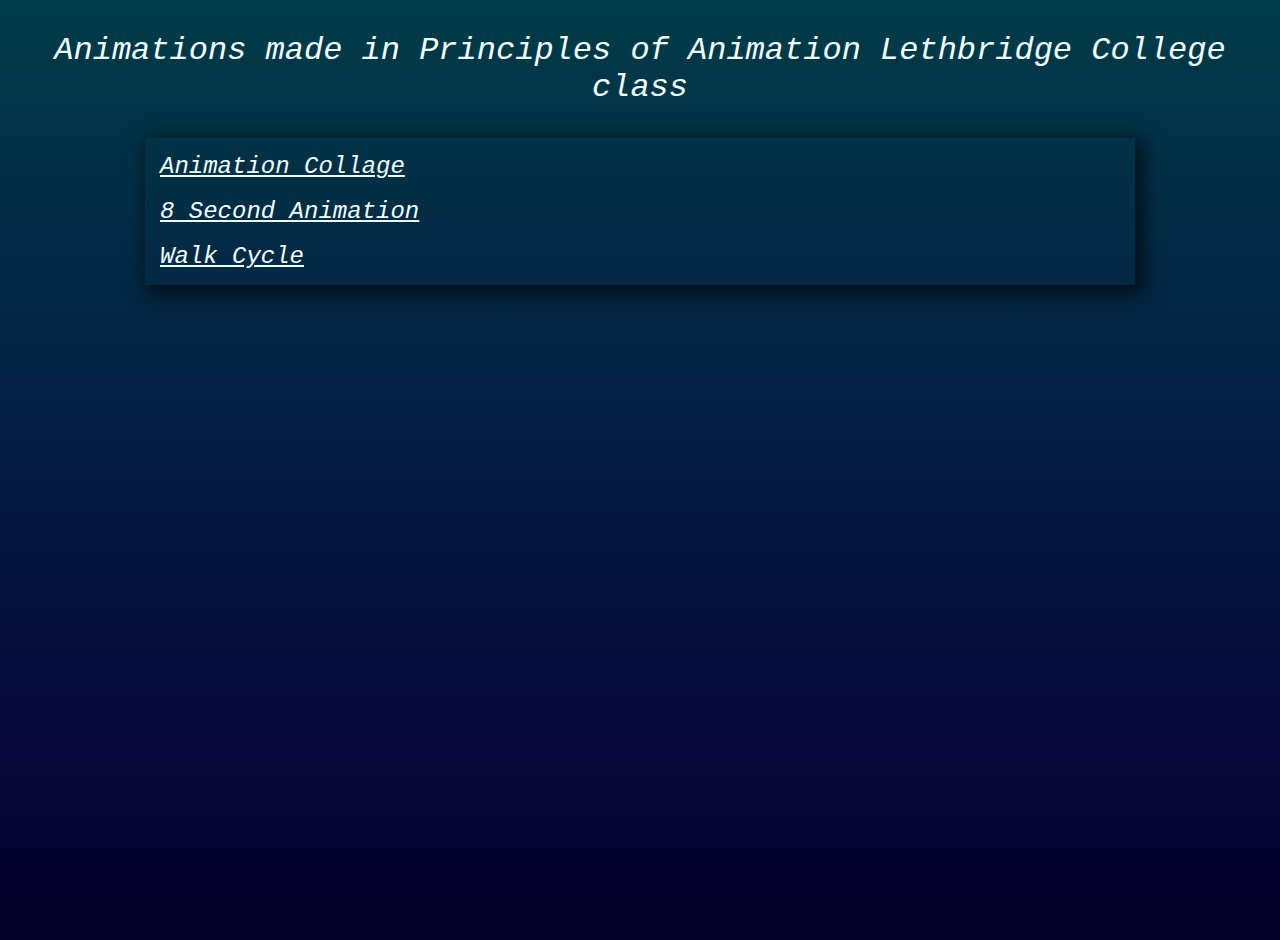
<file: index.html>
<!DOCTYPE html>
<html lang="en-US" class="hide-scroll">

  <head>
    <title>Animations by Riley Pierson</title>
    <link rel="stylesheet" href="Style.css">
  </head>

<body>
  <p>
    Animations made in Principles of Animation Lethbridge College class
  </p>
  
  <div id="Home">
    <a href="Projects/Collage/index.html">Animation Collage</a><br><br>
    <a href="Projects/Happiness/index.html">8 Second Animation</a><br><br>
    <a href="Projects/Walk Cycle/index.html">Walk Cycle</a><br>
  </div>
</body>
</file>
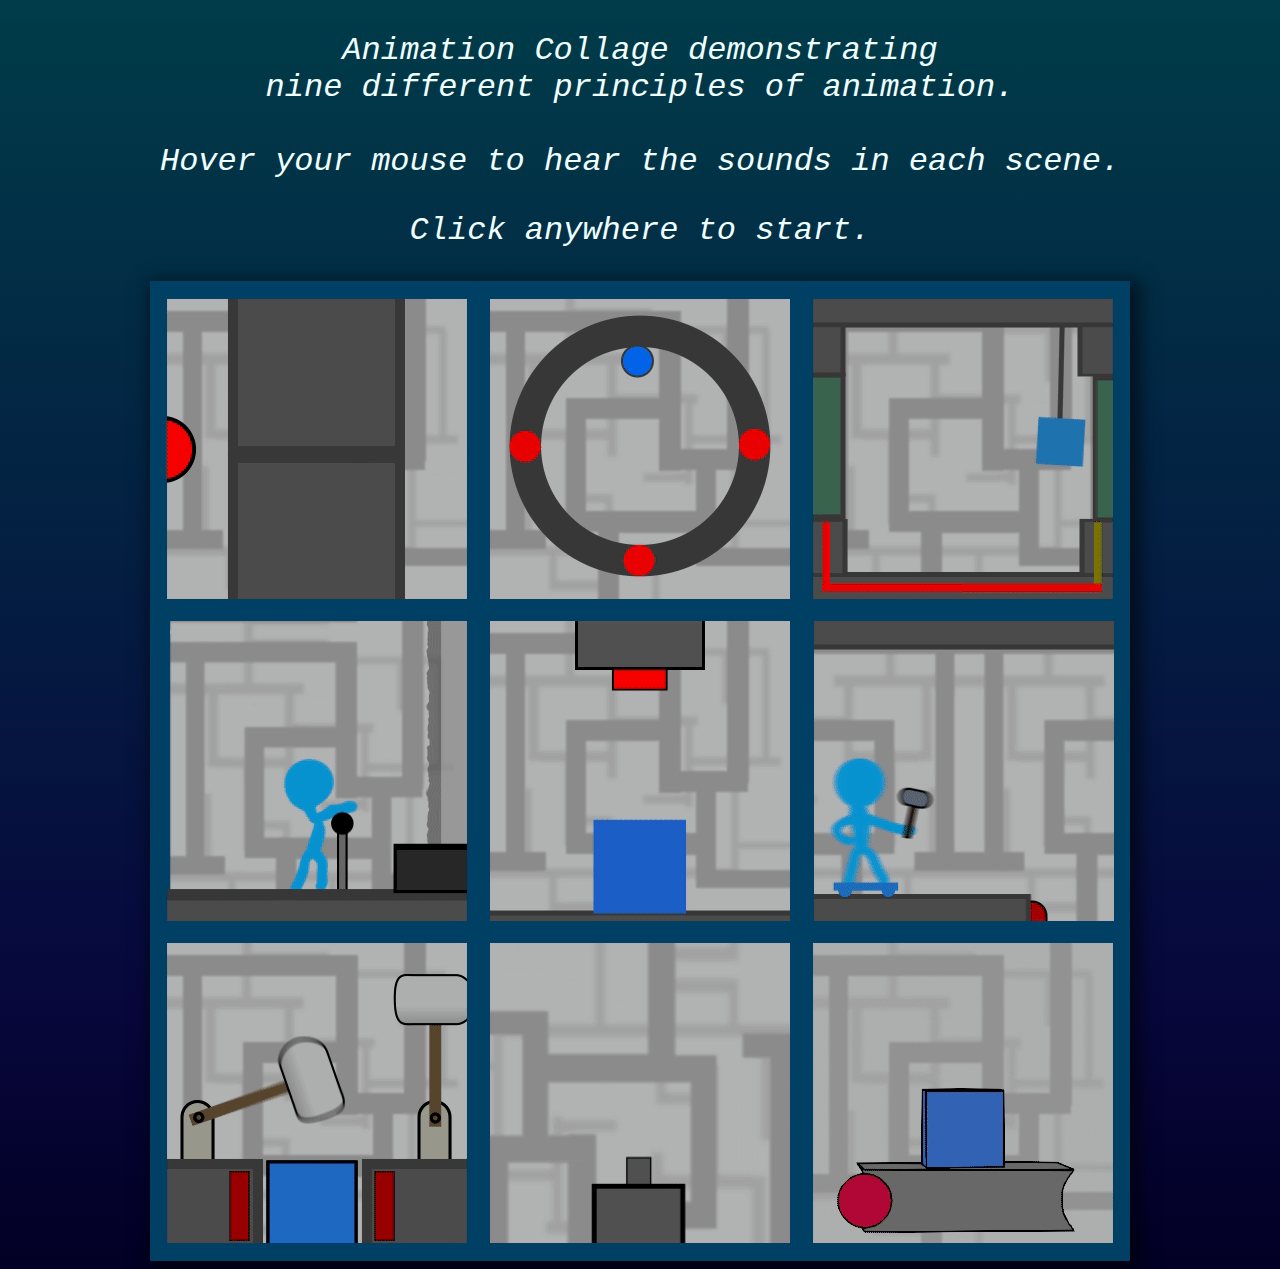
<file: Projects/Collage/index.html>
<!DOCTYPE html>
<html lang="en-US" class="hide-scroll">

  <head>
    <title>Collage Animation by Riley Pierson</title>
  </head>

<body onclick = "Go()">

  <audio preload autoplay="auto" loop muted id="T1"><source src="html/sound/T1.ogg" type="audio/ogg"></audio>
  <audio preload autoplay="auto" loop muted id="T2"><source src="html/sound/T2.ogg" type="audio/ogg"></audio>
  <audio preload autoplay="auto" loop muted id="T3"><source src="html/sound/T3.ogg" type="audio/ogg"></audio>
  <audio preload autoplay="auto" loop muted id="T4"><source src="html/sound/T4.ogg" type="audio/ogg"></audio>
  <audio preload autoplay="auto" loop muted id="T5"><source src="html/sound/T5.ogg" type="audio/ogg"></audio>
  <audio preload autoplay="auto" loop muted id="T6"><source src="html/sound/T6.ogg" type="audio/ogg"></audio>
  <audio preload autoplay="auto" loop muted id="T7"><source src="html/sound/T7.ogg" type="audio/ogg"></audio>
  <audio preload autoplay="auto" loop muted id="T8"><source src="html/sound/T8.ogg" type="audio/ogg"></audio>
  <audio preload autoplay="auto" loop muted id="T9"><source src="html/sound/T9.ogg" type="audio/ogg"></audio>

  <p>
    Animation Collage demonstrating<br>nine different principles of animation. <br><br>
    Hover your mouse to hear the sounds in each scene.
  </p>

  <p id="instruction">
  Click anywhere to start.
  </p>

  <div id="aanimatedimage">
    <img src='html/f/01.png' usemap="#map" onclick="Go()"/>
    <img src='html/f/02.png' usemap="#map" onclick="Go()"/>
    <img src='html/f/03.png' usemap="#map" onclick="Go()"/>
    <img src='html/f/04.png' usemap="#map" onclick="Go()"/>
    <img src='html/f/05.png' usemap="#map" onclick="Go()"/>
    <img src='html/f/06.png' usemap="#map" onclick="Go()"/>
    <img src='html/f/07.png' usemap="#map" onclick="Go()"/>
    <img src='html/f/08.png' usemap="#map" onclick="Go()"/>
    <img src='html/f/09.png' usemap="#map" onclick="Go()"/>
    <img src='html/f/10.png' usemap="#map" onclick="Go()"/>
    <img src='html/f/11.png' usemap="#map" onclick="Go()"/>
    <img src='html/f/12.png' usemap="#map" onclick="Go()"/>
    <img src='html/f/13.png' usemap="#map" onclick="Go()"/>
    <img src='html/f/14.png' usemap="#map" onclick="Go()"/>
    <img src='html/f/15.png' usemap="#map" onclick="Go()"/>
    <img src='html/f/16.png' usemap="#map" onclick="Go()"/>
    <img src='html/f/17.png' usemap="#map" onclick="Go()"/>
    <img src='html/f/18.png' usemap="#map" onclick="Go()"/>
    <img src='html/f/19.png' usemap="#map" onclick="Go()"/>
    <img src='html/f/20.png' usemap="#map" onclick="Go()"/>
    <img src='html/f/21.png' usemap="#map" onclick="Go()"/>
    <img src='html/f/22.png' usemap="#map" onclick="Go()"/>
    <img src='html/f/23.png' usemap="#map" onclick="Go()"/>
    <img src='html/f/24.png' usemap="#map" onclick="Go()"/>
    <img src='html/f/25.png' usemap="#map" onclick="Go()"/>
    <img src='html/f/26.png' usemap="#map" onclick="Go()"/>
    <img src='html/f/27.png' usemap="#map" onclick="Go()"/>
    <img src='html/f/28.png' usemap="#map" onclick="Go()"/>
    <img src='html/f/29.png' usemap="#map" onclick="Go()"/>
    <img src='html/f/30.png' usemap="#map" onclick="Go()"/>
  </div>


  <div style="align-content: center; width: 100%; height: auto;">
    <xgif
      src="html/Collage.gif"
      usemap="#map"
      style="display: block; margin-left: auto; margin-right: auto;">
    </xgif>

    <map name="map" onmouseleave="muteAudio()">
      <area onmouseover="play1()" title="Squash and Stretch" coords="15,16,319,320" shape="rect">
      <area onmouseover="play2()" title="Easing" coords="340,16,641,318" shape="rect">
      <area onmouseover="play3()" title="Follow Through / Overlapping Action" coords="664,17,963,319" shape="rect">
      <area onmouseover="play4()" title="Exaggeration" coords="15,340,317,641" shape="rect">
      <area onmouseover="play5()" title="Anticipation" coords="341,338,642,641" shape="rect">
      <area onmouseover="play6()" title="Secondary Action" coords="665,338,966,641" shape="rect">
      <area onmouseover="play7()" title="Arcs" coords="17,660,317,964" shape="rect">
      <area onmouseover="play8()" title="Staging" coords="340,660,642,964" shape="rect">
      <area onmouseover="play9()" title="Solid Drawing" coords="663,660,965,961" shape="rect">
    </map>
  </div>

  <style>
    p
    {
      color: azure;
      font-size: 200%;
      font-style: italic;
      font-family: 'Courier New', Courier, monospace;
      text-align: center;
    }

    body
    {
      background: rgb(2,0,36);
      background: linear-gradient(0deg, rgba(2,0,36,1) 0%, rgba(7,7,60,1) 21%, rgba(0,60,73,1) 100%);
    }

    img
    {
      position: absolute;
      display: inline-block;
    }

    #aanimatedimage
    {
      display: block;
      margin: auto;
      width: 980px;
      height: 980px;

      -webkit-box-shadow: 5px 5px 17px 5px rgba(0,0,0,0.56); 
      box-shadow: 5px 5px 17px 5px rgba(0,0,0,0.56);
    }

  </style>

  <script>
    const imageList = document.getElementById("aanimatedimage").children;

    var imageCurrent = 0;
    var go = false;
    var imagesMax = imageList.length;

    resetAudio();
    setInterval(playing, 1/15*1000)
    //Math is fun :)

    function playing()
    {
      if(go)
      {
        imageCurrent += 1;
        
        if(imageCurrent == imagesMax - 1)
        {
          imageList[imageCurrent].style.visibility = "hidden";
          imageList[0].style.visibility = "visible";
          imageCurrent = -1;
          resetAudio();
        } else {
          imageList[imageCurrent].style.visibility = "hidden";
          imageList[imageCurrent+1].style.visibility = "visible";
        }
      }
    }

    function Go()
    {
      console.log("GotFocus");
      document.getElementById("instruction").remove();
      for (let x = 0; x < imagesMax; x++) {imageList[x].style.visibility = "hidden"; console.log(x);}
      go = true;
      document.body.onclick = "";
    }

    function resetAudio()
    {
      document.getElementById("T1").currentTime = 0;
      document.getElementById("T2").currentTime = 0;
      document.getElementById("T3").currentTime = 0;
      document.getElementById("T4").currentTime = 0;
      document.getElementById("T5").currentTime = 0;
      document.getElementById("T6").currentTime = 0;
      document.getElementById("T7").currentTime = 0;
      document.getElementById("T8").currentTime = 0;
      document.getElementById("T9").currentTime = 0;
    }

    function muteAudio()
    {
      document.getElementById("T1").muted = true;
      document.getElementById("T2").muted = true;
      document.getElementById("T3").muted = true;
      document.getElementById("T4").muted = true;
      document.getElementById("T5").muted = true;
      document.getElementById("T6").muted = true;
      document.getElementById("T7").muted = true;
      document.getElementById("T8").muted = true;
      document.getElementById("T9").muted = true;
    }

    function play1() {muteAudio(); document.getElementById("T1").muted = false;}
    function play2() {muteAudio(); document.getElementById("T2").muted = false;}
    function play3() {muteAudio(); document.getElementById("T3").muted = false;}
    function play4() {muteAudio(); document.getElementById("T4").muted = false;}
    function play5() {muteAudio(); document.getElementById("T5").muted = false;}
    function play6() {muteAudio(); document.getElementById("T6").muted = false;}
    function play7() {muteAudio(); document.getElementById("T7").muted = false;}
    function play8() {muteAudio(); document.getElementById("T8").muted = false;}
    function play9() {muteAudio(); document.getElementById("T9").muted = false;}

  </script>
</body>
</file>
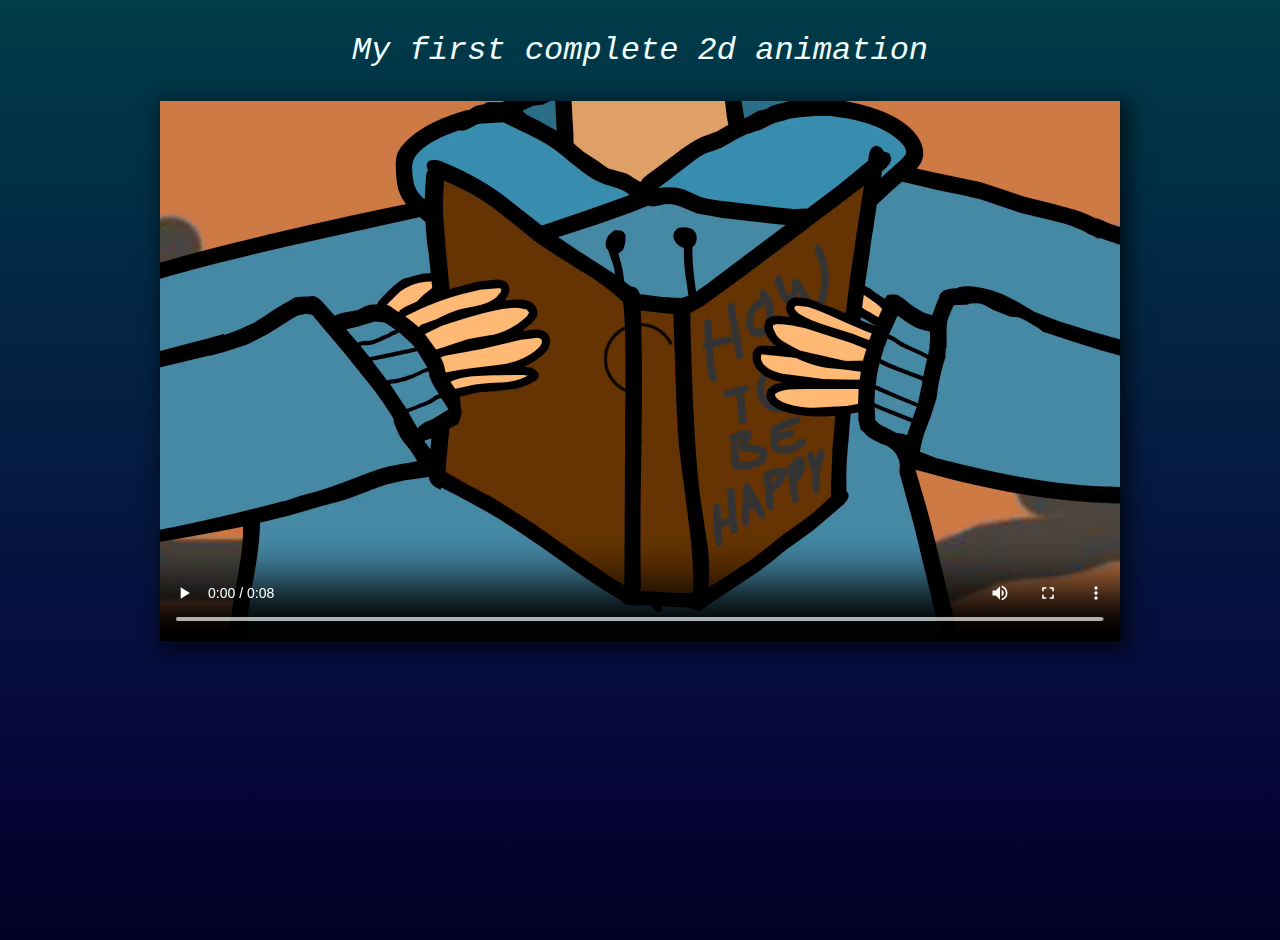
<file: Projects/Happiness/index.html>
<!DOCTYPE html>
<html lang="en-US" class="hide-scroll">

  <head>
    <title>8 Second Animation by Riley Pierson</title>
    <link rel="stylesheet" href="../../Style.css">
  </head>

<body>
  <p>
    My first complete 2d animation
  </p>
  
  <div id="video">
    <video controls width=960px height=540px><source src="html/8s.mp4" type="video/mp4"></video>
  </div>
</body>
</file>
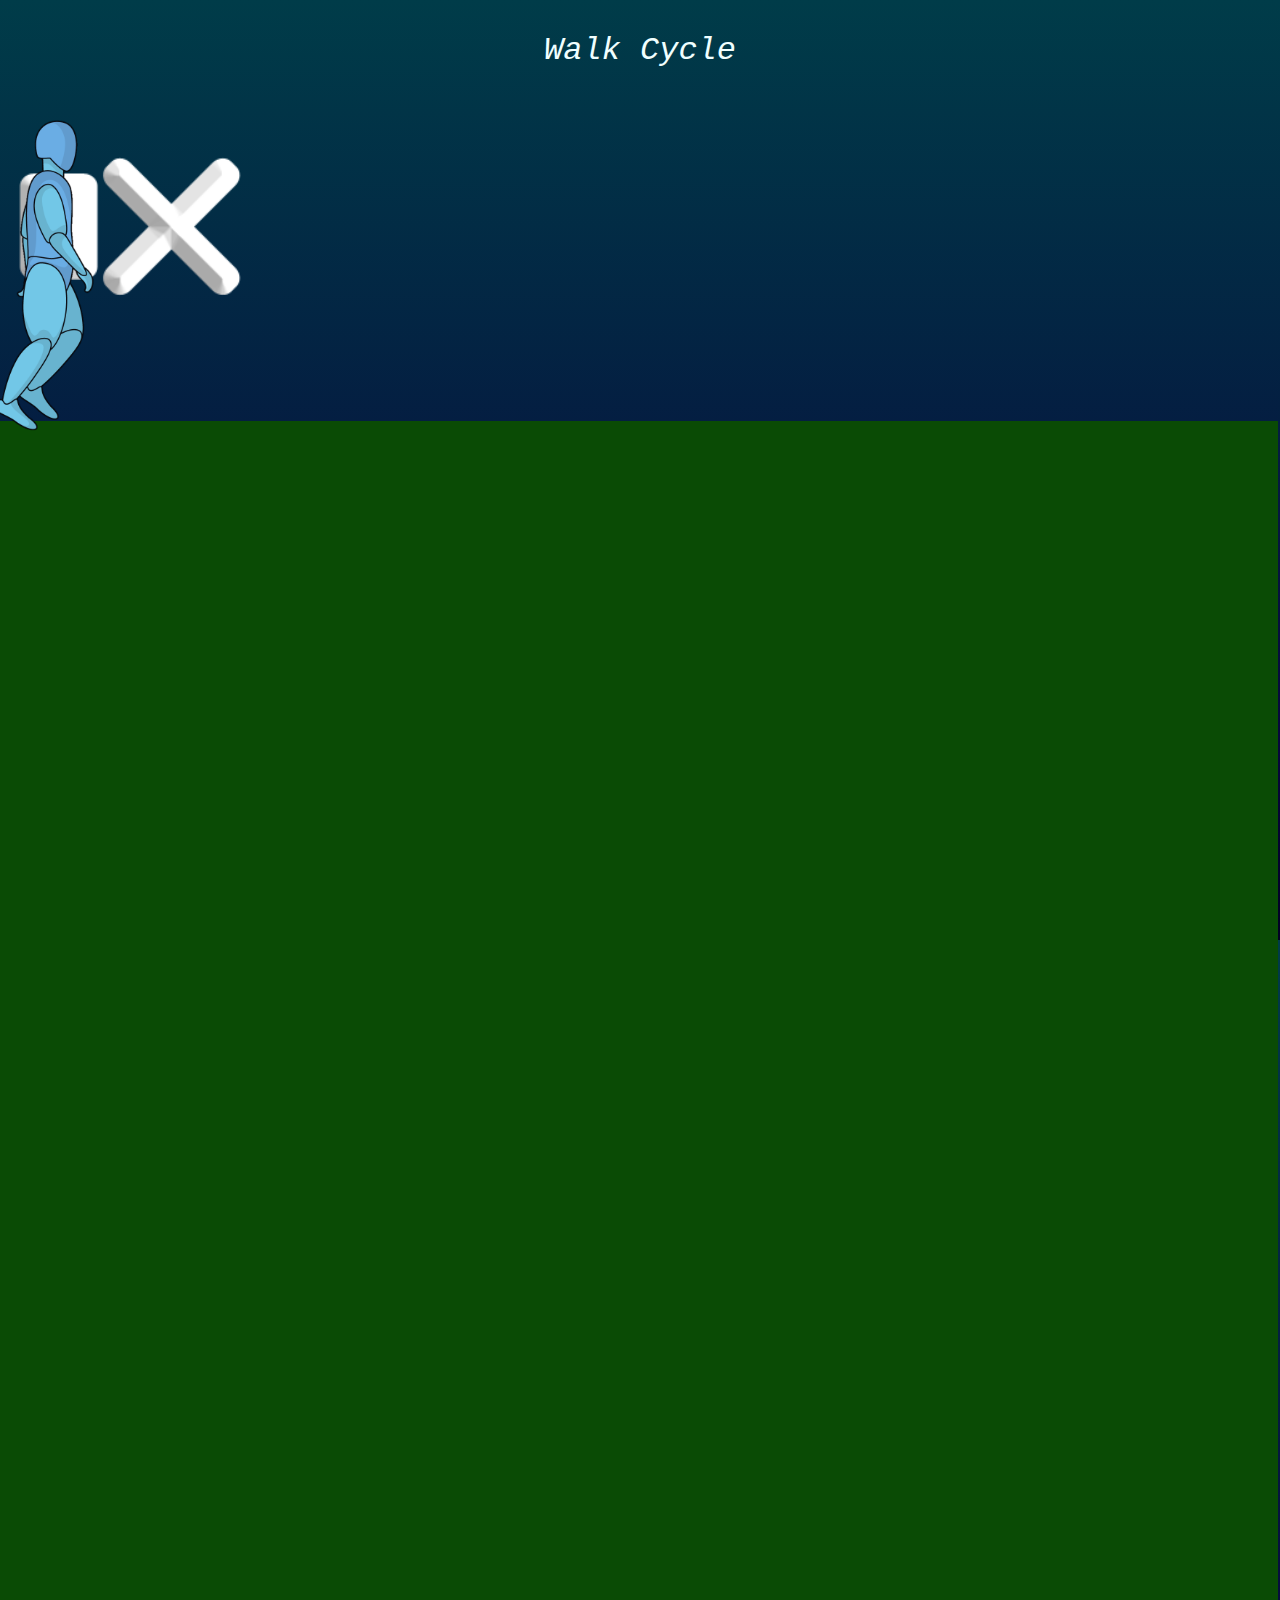
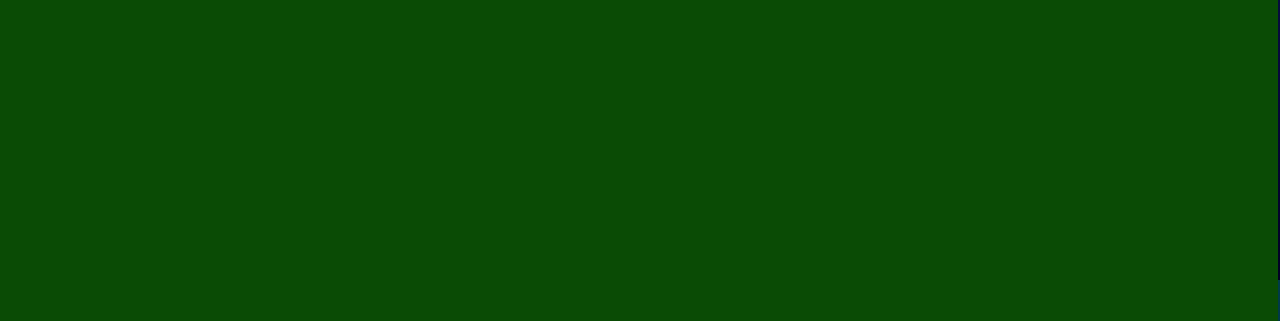
<file: Projects/Walk Cycle/index.html>
<!DOCTYPE html>
<html lang="en-US" class="hide-scroll">

  <head>
    <title>Collage Animation by Riley Pierson</title>
  </head>

<body onclick = "Go()">

  <audio preload autoplay="auto" loop id="WalkHard"><source src="sound/WalkHard.ogg" type="audio/ogg"></audio>

  <p>
    Walk Cycle
  </p>
  <img src='mute.png' onclick="Go()" id="mute"/>

  <div id="container">
    <div id="aanimatedimage">
      <img src='f/01.png'/>
      <img src='f/02.png'/>
      <img src='f/03.png'/>
      <img src='f/04.png'/>
      <img src='f/05.png'/>
      <img src='f/06.png'/>
      <img src='f/07.png'/>
      <img src='f/08.png'/>
      <img src='f/09.png'/>
      <img src='f/10.png'/>
      <img src='f/11.png'/>
      <img src='f/12.png'/>
      <img src='f/13.png'/>
      <img src='f/14.png'/>
      <img src='f/15.png'/>
      <img src='f/16.png'/>
      <img src='f/17.png'/>
      <img src='f/18.png'/>
      <img src='f/19.png'/>
      <img src='f/20.png'/>
      <img src='f/21.png'/>
      <img src='f/22.png'/>
      <img src='f/23.png'/>
    </div>
  </div>

  <style>
    p
    {
      color: azure;
      font-size: 200%;
      font-style: italic;
      font-family: 'Courier New', Courier, monospace;
      text-align: center;
    }

    body
    {
      background: rgb(2,0,36);
      background: linear-gradient(0deg, rgba(2,0,36,1) 0%, rgba(7,7,60,1) 21%, rgba(0,60,73,1) 100%);
      height: 100vh;
    }

    img
    {
      position: absolute;
      display: inline-block;
      height: auto;
      width: 250px;
    }

    #container
    {
      display: block;
      margin: 0vw;
      margin-left: -10px;
      width: 100vw;
      height: 320px;

      /*-webkit-box-shadow: 5px 5px 17px 5px rgba(0,0,0,0.56);*/
      /*box-shadow: 5px 5px 17px 5px rgba(0,0,0,0.56);*/
      border-bottom: 1500px solid #0a4b05;
    }

    #aanimatedimage
    {
      display: grid;
    }

  </style>

  <script>
    const imageList = document.getElementById("aanimatedimage").children;

    var imageCurrent = 0;
    var go = false;
    var imagesMax = imageList.length;
    var pos = -250;
    unmuteAudio();

    for (let x = 0; x < imagesMax; x++) {imageList[x].style.visibility = "hidden"; console.log(x);}

    resetAudio();
    setInterval(playing, 1/24*1000)
    //Math is fun :)

    function playing()
    {
      imageCurrent += 1;
        
      if(imageCurrent == imagesMax - 1)
      {
        imageList[imageCurrent].style.visibility = "hidden";
        imageList[0].style.visibility = "visible";
        imageCurrent = -1;
        resetAudio();
      } else {
        imageList[imageCurrent].style.visibility = "hidden";
        imageList[imageCurrent+1].style.visibility = "visible";
      }

      if(pos >= window.innerWidth)
      {
        pos = -250;
        document.getElementById("aanimatedimage").style.marginLeft = -250 + "px";
      } else {
        pos += 10;
        document.getElementById("aanimatedimage").style.marginLeft = pos + "px";
      }
    }

    function Go()
    {
      document.getElementById("mute").remove();
    }

    function resetAudio()
    {
      document.getElementById("WalkHard").currentTime = 0;
      document.getElementById("WalkHard").playing = true;
    }

    function muteAudio()
    {
      document.getElementById("WalkHard").muted = true;
    }

    function unmuteAudio() {muteAudio(); document.getElementById("WalkHard").muted = false;}

  </script>
</body>
</file>
<file: Style.css>
p
    {
      color: azure;
      font-size: 200%;
      font-style: italic;
      font-family: 'Courier New', Courier, monospace;
      text-align: center;
    }

    a
    {
      color: azure;
      font-size: 150%;
      font-style: italic;
      font-family: 'Courier New', Courier, monospace;
      text-align: center;
    }

    body
    {
      height: 100vh;
      background: rgb(2,0,36);
      background: linear-gradient(0deg, rgba(2,0,36,1) 0%, rgba(7,7,60,1) 21%, rgba(0,60,73,1) 100%);
    }

    img
    {
      position: absolute;
      display: inline-block;
    }

    #video
    {
      display: block;
      margin: auto;
      width: 960px;
      height: 540px;

      -webkit-box-shadow: 5px 5px 17px 5px rgba(0,0,0,0.56); 
      box-shadow: 5px 5px 17px 5px rgba(0,0,0,0.56);
    }

    #Home
    {
      display: block;
      margin: auto;
      width: 960px;
      height: auto;
      padding: 15px;

      -webkit-box-shadow: 5px 5px 17px 5px rgba(0,0,0,0.56); 
      box-shadow: 5px 5px 17px 5px rgba(0,0,0,0.56);
    }
</file>
